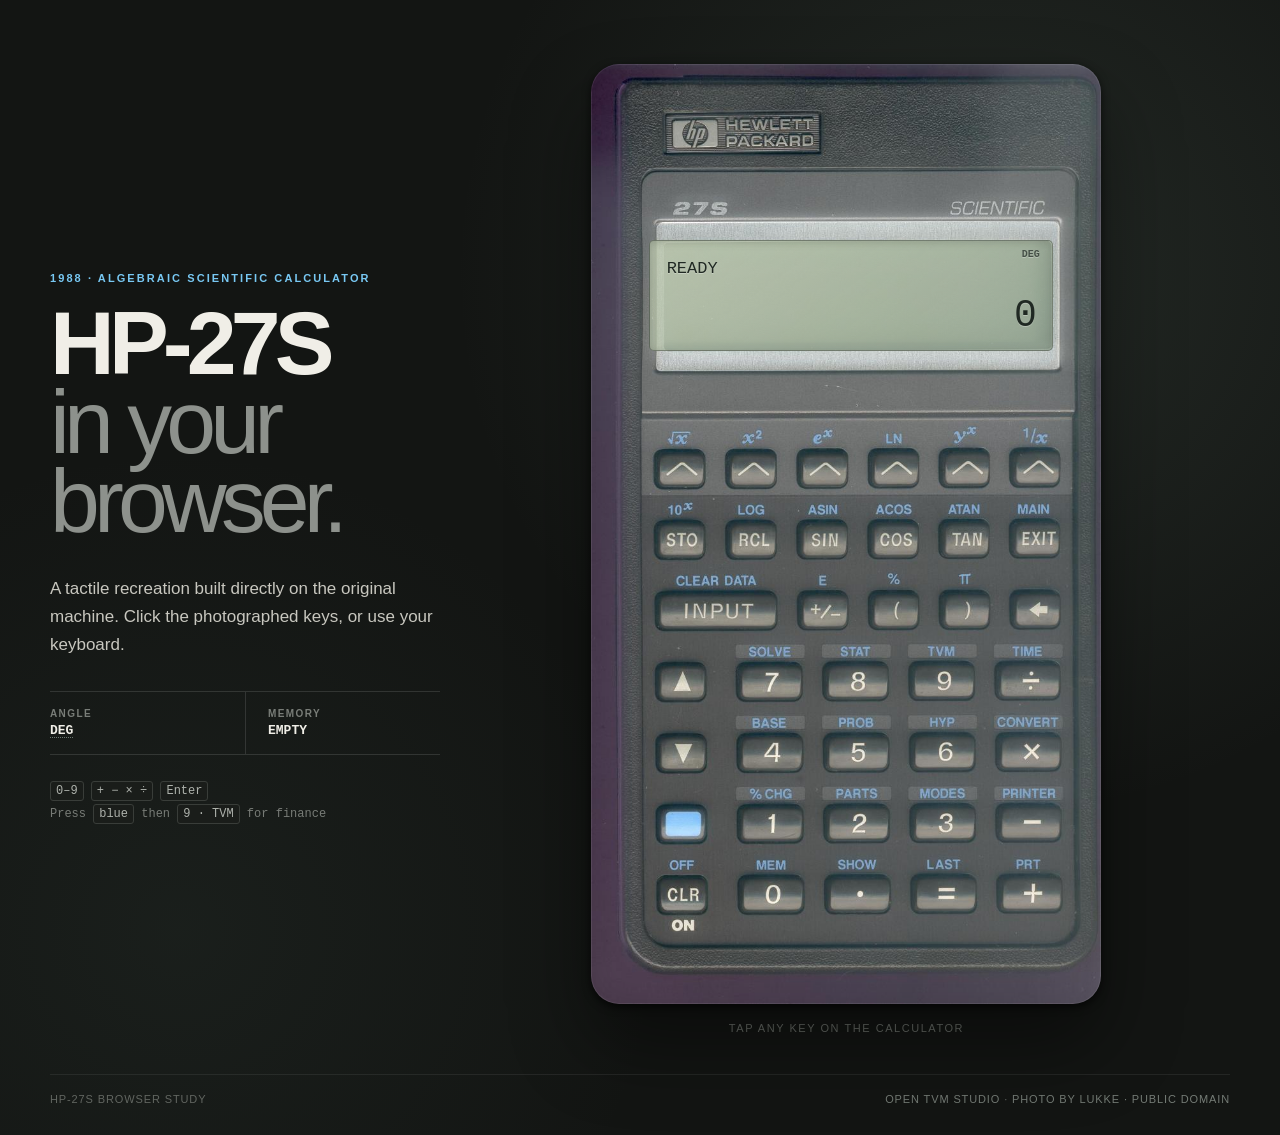
<file: public_html/index.html>
<!doctype html>
<html lang="en">
<head>
  <meta charset="utf-8">
  <meta name="viewport" content="width=device-width, initial-scale=1">
  <meta name="theme-color" content="#171816">
  <meta name="description" content="A browser-based HP-27S scientific calculator emulator.">
  <title>HP-27S Calculator</title>
  <link rel="icon" type="image/jpeg" href="assets/hp-27s.jpg">
  <link rel="stylesheet" href="assets/styles.css">
  <script src="assets/app.js" defer></script>
  <script src="assets/alpine.min.js" defer></script>
</head>
<body>
  <main class="page-shell" x-data="calculator" @keydown.window="handleKeyboard($event)">
    <section class="intro" aria-labelledby="page-title">
      <p class="eyebrow">1988 · algebraic scientific calculator</p>
      <h1 id="page-title">HP-27S<br><span>in your browser.</span></h1>
      <p class="lede">A tactile recreation built directly on the original machine. Click the photographed keys, or use your keyboard.</p>

      <div class="status-card" x-show="appMode === 'calculator'" aria-live="polite">
        <div>
          <span class="status-label">Angle</span>
          <button class="mode-switch" type="button" @click="toggleAngle()" x-text="angleMode" aria-label="Toggle angle mode"></button>
        </div>
        <div>
          <span class="status-label">Memory</span>
          <strong x-text="memory === null ? 'EMPTY' : format(memory)"></strong>
        </div>
      </div>

      <div class="tvm-card" x-show="appMode !== 'calculator'" x-cloak aria-live="polite">
        <div class="tvm-card-head">
          <span>TVM registers</span>
          <strong x-text="`${tvm.paymentsPerYear} P/YR · ${tvm.timing} MODE`"></strong>
        </div>
        <div class="tvm-registers">
          <template x-for="field in ['n', 'rate', 'pv', 'pmt', 'fv']" :key="field">
            <div>
              <span x-text="tvmLabel(field)"></span>
              <strong x-text="tvm[field] === null ? '—' : formatTvm(tvm[field])"></strong>
            </div>
          </template>
        </div>
      </div>

      <div class="quick-guide">
        <template x-if="appMode === 'calculator'">
          <div>
            <p><kbd>0–9</kbd> <kbd>+ − × ÷</kbd> <kbd>Enter</kbd></p>
            <p>Press <kbd>blue</kbd> then <kbd>9 · TVM</kbd> for finance</p>
          </div>
        </template>
        <template x-if="appMode !== 'calculator'">
          <div>
            <p>Enter a value, then press its display key to store it.</p>
            <p>Press an unknown register’s key to solve.</p>
            <p>Cash received is positive · cash paid is negative.</p>
          </div>
        </template>
      </div>
    </section>

    <section class="calculator-wrap" aria-label="HP-27S calculator emulator">
      <div class="calculator" :class="{ 'is-off': !powered, 'shift-on': shift }">
        <img src="assets/hp-27s.jpg" width="800" height="1474" alt="Front of a Hewlett-Packard HP-27S scientific calculator" draggable="false">

        <div class="lcd" :class="{ 'has-menu': appMode !== 'calculator' }" aria-live="polite" aria-atomic="true">
          <div class="lcd-meta">
            <span x-text="shift ? 'f' : ''"></span>
            <span x-text="memory !== null ? 'M' : ''"></span>
            <span x-text="angleMode"></span>
          </div>
          <div class="lcd-expression" x-text="powered ? expressionLine : ''"></div>
          <div class="lcd-value" x-text="powered ? display : ''"></div>
          <div class="lcd-menu" x-show="powered && appMode !== 'calculator'" x-cloak>
            <template x-for="(label, index) in tvmMenuLabels()" :key="index">
              <span x-text="label"></span>
            </template>
          </div>
        </div>

        <div class="keys" aria-label="Calculator keypad">
          <button class="key soft c1 r1" type="button" @click="appMode === 'calculator' ? applyFunction('sqrt') : tvmSoftKey(0)" aria-label="Display key 1"></button>
          <button class="key soft c2 r1" type="button" @click="appMode === 'calculator' ? applyFunction('square') : tvmSoftKey(1)" aria-label="Display key 2"></button>
          <button class="key soft c3 r1" type="button" @click="appMode === 'calculator' ? applyFunction('exp') : tvmSoftKey(2)" aria-label="Display key 3"></button>
          <button class="key soft c4 r1" type="button" @click="appMode === 'calculator' ? applyFunction('ln') : tvmSoftKey(3)" aria-label="Display key 4"></button>
          <button class="key soft c5 r1" type="button" @click="appMode === 'calculator' ? operator('^') : tvmSoftKey(4)" aria-label="Display key 5"></button>
          <button class="key soft c6 r1" type="button" @click="appMode === 'calculator' ? applyFunction('reciprocal') : tvmSoftKey(5)" aria-label="Display key 6"></button>

          <button class="key soft c1 r2" type="button" @click="storageKey('store')" :aria-label="shift ? 'Ten to the power x' : 'Store in memory'"></button>
          <button class="key soft c2 r2" type="button" @click="storageKey('recall')" :aria-label="shift ? 'Common logarithm' : 'Recall memory'"></button>
          <button class="key soft c3 r2" type="button" @click="trig('sin')" :aria-label="shift ? 'Inverse sine' : 'Sine'"></button>
          <button class="key soft c4 r2" type="button" @click="trig('cos')" :aria-label="shift ? 'Inverse cosine' : 'Cosine'"></button>
          <button class="key soft c5 r2" type="button" @click="trig('tan')" :aria-label="shift ? 'Inverse tangent' : 'Tangent'"></button>
          <button class="key soft c6 r2" type="button" @click="exitKey()" aria-label="Exit menu"></button>

          <button class="key input r3" type="button" @click="inputKey()" aria-label="Input or clear data"></button>
          <button class="key small c3 r3" type="button" @click="toggleSign()" aria-label="Change sign"></button>
          <button class="key small c4 r3" type="button" @click="parenthesis('(')" aria-label="Open parenthesis"></button>
          <button class="key small c5 r3" type="button" @click="parenthesis(')')" aria-label="Close parenthesis"></button>
          <button class="key small c6 r3" type="button" @click="backspace()" aria-label="Backspace"></button>

          <button class="key nav c1 r4" type="button" @click="browseHistory(-1)" aria-label="Previous calculation"></button>
          <button class="key number c2 r4" type="button" @click="digit('7')" aria-label="7"></button>
          <button class="key number c3 r4" type="button" @click="digit('8')" aria-label="8"></button>
          <button class="key number c4 r4" type="button" @click="digit('9')" aria-label="9"></button>
          <button class="key number c5 r4" type="button" @click="operator('/')" aria-label="Divide"></button>

          <button class="key nav c1 r5" type="button" @click="browseHistory(1)" aria-label="Next calculation"></button>
          <button class="key number c2 r5" type="button" @click="digit('4')" aria-label="4"></button>
          <button class="key number c3 r5" type="button" @click="digit('5')" aria-label="5"></button>
          <button class="key number c4 r5" type="button" @click="digit('6')" aria-label="6"></button>
          <button class="key number c5 r5" type="button" @click="operator('*')" aria-label="Multiply"></button>

          <button class="key shift c1 r6" type="button" @click="toggleShift()" aria-label="Blue shift"></button>
          <button class="key number c2 r6" type="button" @click="digit('1')" aria-label="1"></button>
          <button class="key number c3 r6" type="button" @click="digit('2')" aria-label="2"></button>
          <button class="key number c4 r6" type="button" @click="digit('3')" aria-label="3"></button>
          <button class="key number c5 r6" type="button" @click="operator('-')" aria-label="Subtract"></button>

          <button class="key number c1 r7" type="button" @click="clearOrPower()" aria-label="Clear or power on"></button>
          <button class="key number c2 r7" type="button" @click="digit('0')" aria-label="0"></button>
          <button class="key number c3 r7" type="button" @click="decimal()" aria-label="Decimal point"></button>
          <button class="key number c4 r7" type="button" @click="equals()" aria-label="Equals"></button>
          <button class="key number c5 r7" type="button" @click="operator('+')" aria-label="Add"></button>

          <button class="key secondary percent" type="button" @click="percent()" aria-label="Percent"></button>
          <button class="key secondary pi" type="button" @click="constantPi()" aria-label="Pi"></button>
        </div>
      </div>
      <p class="tap-hint">Tap any key on the calculator</p>
    </section>
  </main>

  <footer>
    <span>HP-27S browser study</span>
    <span><a href="tvm.html">Open TVM Studio</a> · <a href="https://commons.wikimedia.org/wiki/File:Hp-27s.jpg" target="_blank" rel="noreferrer">Photo by Lukke · Public domain</a></span>
  </footer>
</body>
</html>
</file>
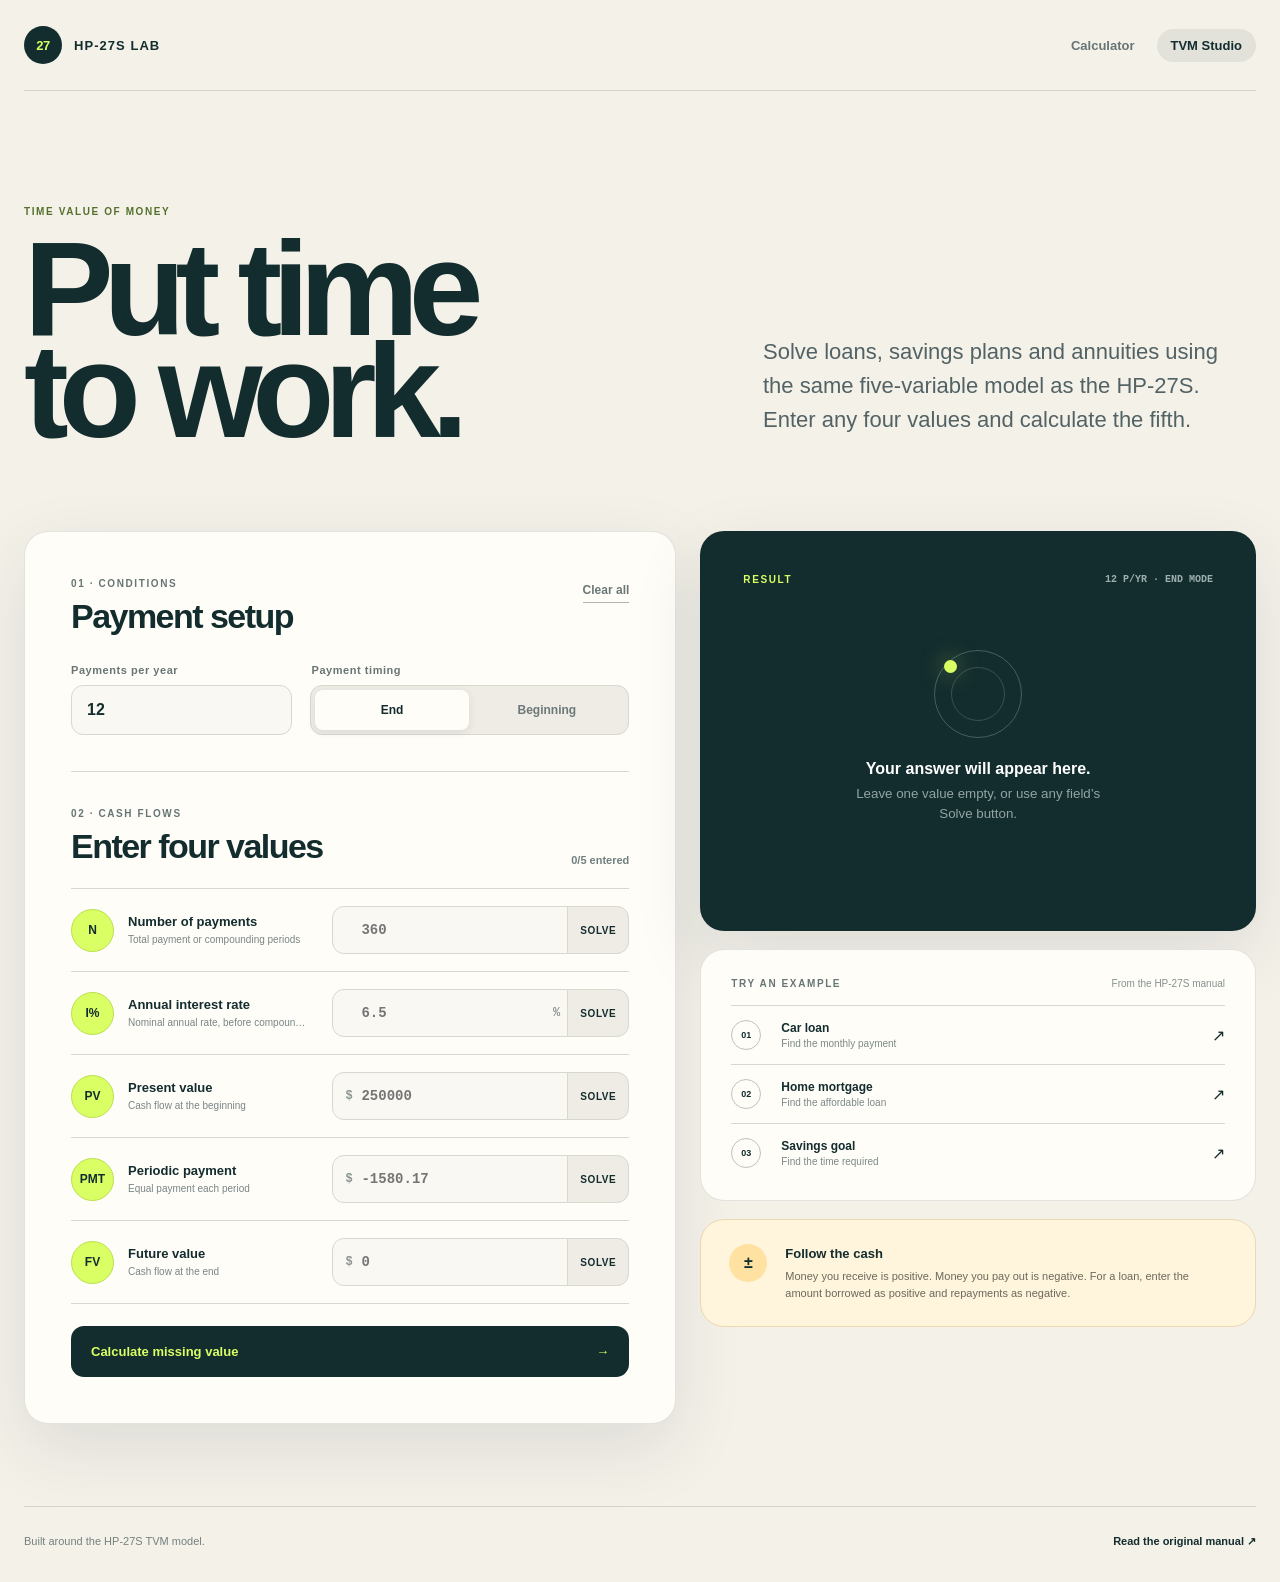
<file: public_html/tvm.html>
<!doctype html>
<html lang="en">
<head>
  <meta charset="utf-8">
  <meta name="viewport" content="width=device-width, initial-scale=1">
  <meta name="theme-color" content="#132c2e">
  <meta name="description" content="A modern time value of money calculator inspired by the HP-27S.">
  <title>TVM Studio · HP-27S</title>
  <link rel="icon" type="image/jpeg" href="assets/hp-27s.jpg">
  <link rel="stylesheet" href="assets/tvm.css">
  <script src="assets/tvm.js" defer></script>
  <script src="assets/alpine.min.js" defer></script>
</head>
<body>
  <main x-data="tvmCalculator" x-cloak>
    <header class="site-header">
      <a class="brand" href="index.html" aria-label="Return to HP-27S calculator">
        <span class="brand-mark">27</span>
        <span>HP-27S Lab</span>
      </a>
      <nav aria-label="Calculator pages">
        <a href="index.html">Calculator</a>
        <a class="active" href="tvm.html" aria-current="page">TVM Studio</a>
      </nav>
    </header>

    <section class="hero">
      <div>
        <p class="eyebrow">Time value of money</p>
        <h1>Put time<br>to work.</h1>
      </div>
      <p class="hero-copy">Solve loans, savings plans and annuities using the same five-variable model as the HP-27S. Enter any four values and calculate the fifth.</p>
    </section>

    <section class="workspace">
      <form class="calculator-card" @submit.prevent="calculateMissing()" novalidate>
        <div class="card-heading">
          <div>
            <p class="step">01 · Conditions</p>
            <h2>Payment setup</h2>
          </div>
          <button class="text-button" type="button" @click="reset()">Clear all</button>
        </div>

        <div class="conditions-grid">
          <label class="control">
            <span>Payments per year</span>
            <input type="number" min="1" max="999" step="1" inputmode="numeric" x-model.number="paymentsPerYear" @input="markChanged()">
          </label>

          <fieldset class="timing-control">
            <legend>Payment timing</legend>
            <div class="segment">
              <button type="button" :class="{ active: timing === 'END' }" @click="timing = 'END'; markChanged()">End</button>
              <button type="button" :class="{ active: timing === 'BEG' }" @click="timing = 'BEG'; markChanged()">Beginning</button>
            </div>
          </fieldset>
        </div>

        <div class="section-divider"></div>

        <div class="card-heading variables-heading">
          <div>
            <p class="step">02 · Cash flows</p>
            <h2>Enter four values</h2>
          </div>
          <span class="completion" x-text="`${completedCount}/5 entered`"></span>
        </div>

        <div class="variable-list">
          <template x-for="field in fieldDefinitions" :key="field.key">
            <div class="variable-row" :class="{ 'solve-target': values[field.key] === '' }">
              <label :for="`tvm-${field.key}`">
                <span class="variable-symbol" x-text="field.label"></span>
                <span class="variable-copy">
                  <strong x-text="field.name"></strong>
                  <small x-text="field.help"></small>
                </span>
              </label>
              <div class="field-action">
                <span class="field-prefix" x-show="field.prefix" x-text="field.prefix"></span>
                <input
                  :id="`tvm-${field.key}`"
                  type="number"
                  inputmode="decimal"
                  step="any"
                  :placeholder="field.placeholder"
                  x-model="values[field.key]"
                  @input="markChanged()"
                  :aria-label="field.name">
                <span class="field-suffix" x-show="field.suffix" x-text="field.suffix"></span>
                <button class="solve-button" type="button" @click="solve(field.key)" :aria-label="`Solve ${field.name}`">Solve</button>
              </div>
            </div>
          </template>
        </div>

        <div class="message" :class="messageType" x-show="message" x-transition.opacity>
          <span aria-hidden="true" x-text="messageType === 'error' ? '!' : '✓'"></span>
          <p x-text="message"></p>
        </div>

        <button class="primary-button" type="submit">
          <span>Calculate missing value</span>
          <span aria-hidden="true">→</span>
        </button>
      </form>

      <aside class="results-column">
        <section class="result-card" :class="{ populated: result }" aria-live="polite">
          <div class="result-topline">
            <p class="step">Result</p>
            <span x-text="`${paymentsPerYear} P/YR · ${timing} MODE`"></span>
          </div>

          <template x-if="result">
            <div>
              <p class="result-label" x-text="result.label"></p>
              <p class="result-value" x-text="formatResult(result.key, result.value)"></p>
              <p class="result-note" x-text="result.description"></p>
            </div>
          </template>

          <template x-if="!result">
            <div class="empty-result">
              <div class="orbit" aria-hidden="true"><span></span></div>
              <p>Your answer will appear here.</p>
              <small>Leave one value empty, or use any field’s Solve button.</small>
            </div>
          </template>

          <div class="cashflow" x-show="result">
            <div class="cashflow-line"></div>
            <div class="cashflow-point start">
              <span>Now</span>
              <strong x-text="displayCashFlow('pv')"></strong>
            </div>
            <div class="cashflow-point middle">
              <span>Each period</span>
              <strong x-text="displayCashFlow('pmt')"></strong>
            </div>
            <div class="cashflow-point end">
              <span>Finish</span>
              <strong x-text="displayCashFlow('fv')"></strong>
            </div>
          </div>
        </section>

        <section class="guide-card">
          <div class="guide-heading">
            <p class="step">Try an example</p>
            <span>From the HP-27S manual</span>
          </div>
          <div class="examples">
            <button type="button" @click="loadExample('car')">
              <span class="example-icon">01</span>
              <span><strong>Car loan</strong><small>Find the monthly payment</small></span>
              <span aria-hidden="true">↗</span>
            </button>
            <button type="button" @click="loadExample('mortgage')">
              <span class="example-icon">02</span>
              <span><strong>Home mortgage</strong><small>Find the affordable loan</small></span>
              <span aria-hidden="true">↗</span>
            </button>
            <button type="button" @click="loadExample('savings')">
              <span class="example-icon">03</span>
              <span><strong>Savings goal</strong><small>Find the time required</small></span>
              <span aria-hidden="true">↗</span>
            </button>
          </div>
        </section>

        <section class="sign-card">
          <span class="sign-icon">±</span>
          <div>
            <h3>Follow the cash</h3>
            <p>Money you receive is positive. Money you pay out is negative. For a loan, enter the amount borrowed as positive and repayments as negative.</p>
          </div>
        </section>
      </aside>
    </section>

    <footer>
      <p>Built around the HP-27S TVM model.</p>
      <a href="https://literature.hpcalc.org/community/hp27s-om-en.pdf" target="_blank" rel="noreferrer">Read the original manual ↗</a>
    </footer>
  </main>
</body>
</html>
</file>
<file: public_html/assets/styles.css>
:root {
  color-scheme: dark;
  --ink: #f0eee7;
  --muted: #aaa99f;
  --blue: #78c8f3;
  --panel: #1e211f;
  --line: rgba(255, 255, 255, .12);
}

* { box-sizing: border-box; }

[x-cloak] { display: none !important; }

html { min-height: 100%; background: #131513; }

body {
  min-height: 100vh;
  margin: 0;
  color: var(--ink);
  font-family: Arial, Helvetica, sans-serif;
  background:
    radial-gradient(circle at 78% 24%, rgba(117, 142, 126, .17), transparent 34rem),
    radial-gradient(circle at 14% 82%, rgba(77, 101, 90, .12), transparent 30rem),
    #131513;
}

button, a { -webkit-tap-highlight-color: transparent; }

.page-shell {
  width: min(1180px, calc(100% - 40px));
  min-height: calc(100vh - 72px);
  margin: 0 auto;
  display: grid;
  grid-template-columns: minmax(280px, .8fr) minmax(400px, 560px);
  gap: clamp(44px, 8vw, 120px);
  align-items: center;
  padding: 64px 0 40px;
}

.intro { align-self: center; max-width: 470px; }

.eyebrow {
  margin: 0 0 20px;
  color: var(--blue);
  font-size: 11px;
  font-weight: 700;
  letter-spacing: .19em;
  text-transform: uppercase;
}

h1 {
  margin: 0;
  font-size: clamp(52px, 7vw, 92px);
  line-height: .88;
  letter-spacing: -.065em;
}

h1 span { color: #8d918c; font-weight: 400; }

.lede {
  max-width: 420px;
  margin: 34px 0 32px;
  color: #c8c7bf;
  font-size: 17px;
  line-height: 1.65;
}

.status-card {
  display: grid;
  grid-template-columns: 1fr 1fr;
  max-width: 390px;
  border-top: 1px solid var(--line);
  border-bottom: 1px solid var(--line);
}

.status-card > div { padding: 16px 0; display: flex; flex-direction: column; gap: 5px; }
.status-card > div + div { padding-left: 22px; border-left: 1px solid var(--line); }
.status-label { color: #797d78; font-size: 10px; font-weight: 700; letter-spacing: .14em; text-transform: uppercase; }
.status-card strong, .mode-switch { color: var(--ink); font: 700 13px/1 monospace; }
.mode-switch { width: max-content; padding: 0; border: 0; border-bottom: 1px dotted #6b7770; background: none; cursor: pointer; }

.tvm-card { max-width: 430px; border-top: 1px solid var(--line); border-bottom: 1px solid var(--line); }
.tvm-card-head { display: flex; justify-content: space-between; gap: 16px; padding: 13px 0 11px; color: #7f837e; font-size: 10px; font-weight: 700; letter-spacing: .12em; text-transform: uppercase; }
.tvm-card-head strong { color: var(--blue); font-family: monospace; }
.tvm-registers { display: grid; grid-template-columns: repeat(5, 1fr); border-top: 1px solid var(--line); }
.tvm-registers > div { min-width: 0; padding: 12px 8px 14px 0; }
.tvm-registers span { display: block; margin-bottom: 6px; color: #6f746f; font: 700 10px/1 monospace; }
.tvm-registers strong { display: block; overflow: hidden; color: #d7d9d3; font: 700 11px/1.2 monospace; text-overflow: ellipsis; }

.quick-guide { margin-top: 25px; color: #777b76; font: 12px/1.9 monospace; }
.quick-guide p { margin: 0; }
kbd { padding: 2px 5px; color: #aeb2ac; border: 1px solid #393d39; border-radius: 3px; background: #1a1d1a; }

.calculator-wrap { width: 100%; max-width: 510px; justify-self: center; }
.calculator {
  position: relative;
  width: 100%;
  overflow: hidden;
  border-radius: 5.5% / 3%;
  box-shadow: 0 40px 80px rgba(0, 0, 0, .43), 0 3px 9px rgba(0, 0, 0, .65);
  isolation: isolate;
  user-select: none;
}
.calculator::after {
  content: "";
  position: absolute;
  inset: 0;
  z-index: 5;
  pointer-events: none;
  border-radius: inherit;
  box-shadow: inset 0 0 0 1px rgba(255,255,255,.08), inset 0 0 35px rgba(0,0,0,.13);
}
.calculator img { display: block; width: 100%; height: auto; }

.lcd {
  position: absolute;
  z-index: 2;
  left: 11.25%;
  top: 18.7%;
  width: 79.2%;
  height: 11.8%;
  padding: 3.6% 3.3% 2.1%;
  overflow: hidden;
  color: #202923;
  background: linear-gradient(145deg, rgba(194, 206, 180, .78), rgba(156, 172, 151, .7));
  border: 1px solid rgba(31, 39, 31, .45);
  border-radius: 5px;
  box-shadow: inset 0 1px 9px rgba(42, 50, 38, .24), 0 0 12px rgba(182, 197, 170, .1);
  font-family: "Courier New", Courier, monospace;
  text-shadow: 0 1px rgba(255,255,255,.28);
}

.lcd-meta { position: absolute; top: 8%; left: 3%; right: 3%; display: flex; gap: 9px; color: #455047; font-size: clamp(7px, 1.2vw, 10px); font-weight: 700; }
.lcd-meta span:last-child { margin-left: auto; }
.lcd-expression { height: 44%; overflow: hidden; white-space: nowrap; text-overflow: ellipsis; font-size: clamp(10px, 1.9vw, 17px); line-height: 1.2; }
.lcd-value { overflow: hidden; white-space: nowrap; text-align: right; font-size: clamp(20px, 4.6vw, 38px); line-height: 1.15; letter-spacing: -.05em; }
.lcd.has-menu { padding-bottom: 4.3%; }
.lcd.has-menu .lcd-expression { height: 35%; font-size: clamp(8px, 1.5vw, 13px); }
.lcd.has-menu .lcd-value { font-size: clamp(15px, 3.5vw, 29px); line-height: 1; }
.lcd-menu { position: absolute; right: 2.2%; bottom: 4%; left: 2.2%; display: grid; grid-template-columns: repeat(6, 1fr); gap: 1.2%; }
.lcd-menu span { min-width: 0; padding: 2.5% 0 2%; overflow: hidden; color: #1d261f; border: 1px solid rgba(32, 42, 34, .48); background: rgba(187, 199, 175, .36); font-size: clamp(6px, 1.15vw, 10px); font-weight: 700; line-height: 1; text-align: center; text-overflow: clip; }
.is-off .lcd { background: rgba(164, 177, 153, .2); }

.key { position: absolute; z-index: 4; border: 0; border-radius: 10px; background: transparent; cursor: pointer; }
.key::after { content: ""; position: absolute; inset: 2px; border-radius: inherit; border: 1px solid transparent; transition: background .11s ease, border-color .11s ease, transform .08s ease; }
.key:hover::after, .key:focus-visible::after { border-color: rgba(129, 210, 250, .85); background: rgba(120, 200, 243, .1); outline: none; }
.key:focus-visible { outline: none; }
.key:active::after { transform: translateY(2px) scale(.96); background: rgba(120, 200, 243, .22); }
.shift-on .key.shift::after { border-color: rgba(129, 210, 250, .9); background: rgba(120, 200, 243, .3); box-shadow: 0 0 18px rgba(76, 184, 239, .55); }

.soft { width: 10.7%; height: 4.8%; }
.small { width: 10.9%; height: 4.8%; }
.number, .nav, .shift { height: 4.9%; }
.number { width: 13.8%; }
.nav, .shift { width: 10.8%; }
.input { left: 12.2%; width: 24.9%; height: 4.8%; }

.c1 { left: 12.1%; }
.c2 { left: 26.1%; }
.c3 { left: 40.4%; }
.c4 { left: 54.5%; }
.c5 { left: 68.3%; }
.c6 { left: 82.5%; }
.number.c2 { left: 26.1%; }
.number.c3 { left: 45.3%; }
.number.c4 { left: 62.1%; }
.number.c5 { left: 79.1%; }
.number.c1 { left: 12.2%; width: 10.8%; }
.nav.c1, .shift.c1 { left: 12.2%; }

.r1 { top: 41.05%; }
.r2 { top: 48.55%; }
.r3 { top: 56.0%; }
.r4 { top: 63.75%; }
.r5 { top: 71.4%; }
.r6 { top: 79.0%; }
.r7 { top: 86.65%; }

.secondary { width: 10.9%; height: 2.4%; border-radius: 3px; }
.secondary.percent { left: 54.5%; top: 53.1%; }
.secondary.pi { left: 68.3%; top: 53.1%; }

.tap-hint { margin: 18px 0 0; color: #686c67; font-size: 11px; letter-spacing: .14em; text-align: center; text-transform: uppercase; }

footer {
  width: min(1180px, calc(100% - 40px));
  margin: 0 auto;
  padding: 18px 0 30px;
  display: flex;
  justify-content: space-between;
  gap: 24px;
  color: #626661;
  border-top: 1px solid rgba(255,255,255,.07);
  font-size: 11px;
  letter-spacing: .08em;
  text-transform: uppercase;
}
footer a { color: #747b75; text-decoration: none; }
footer a:hover { color: var(--blue); }

@media (max-width: 820px) {
  .page-shell { grid-template-columns: 1fr; gap: 44px; padding-top: 40px; }
  .intro { max-width: 560px; }
  h1 { font-size: clamp(54px, 16vw, 86px); }
  .lede { margin-top: 26px; }
  .calculator-wrap { max-width: 500px; }
}

@media (max-width: 480px) {
  .page-shell { width: min(100% - 22px, 1180px); padding-top: 28px; }
  .intro { padding: 0 8px; }
  .quick-guide { display: none; }
  .calculator-wrap { width: calc(100% + 8px); margin-left: -4px; }
  footer { width: calc(100% - 30px); flex-direction: column; gap: 8px; }
}

@media (prefers-reduced-motion: reduce) {
  *, *::before, *::after { scroll-behavior: auto !important; transition: none !important; }
}
</file>
<file: public_html/assets/tvm.css>
:root {
  color-scheme: light;
  --ink: #132c2e;
  --ink-soft: #536365;
  --paper: #f4f1e9;
  --card: #fffdf8;
  --line: #d8d8cf;
  --acid: #d9ff64;
  --acid-deep: #bbdf4d;
  --coral: #ff765f;
  --shadow: 0 24px 70px rgba(19, 44, 46, .1);
}

* { box-sizing: border-box; }
[x-cloak] { display: none !important; }
html { min-height: 100%; background: var(--paper); }
body { min-width: 320px; min-height: 100vh; margin: 0; color: var(--ink); background: var(--paper); font-family: Inter, ui-sans-serif, -apple-system, BlinkMacSystemFont, "Segoe UI", sans-serif; }
button, input { font: inherit; }
button, a { -webkit-tap-highlight-color: transparent; }

.site-header {
  width: min(1240px, calc(100% - 48px));
  margin: 0 auto;
  padding: 26px 0;
  display: flex;
  align-items: center;
  justify-content: space-between;
  border-bottom: 1px solid rgba(19, 44, 46, .14);
}
.brand { display: flex; align-items: center; gap: 12px; color: var(--ink); font-size: 13px; font-weight: 800; letter-spacing: .08em; text-decoration: none; text-transform: uppercase; }
.brand-mark { width: 38px; height: 38px; display: grid; place-items: center; color: var(--acid); border-radius: 50%; background: var(--ink); font-size: 13px; letter-spacing: -.04em; }
nav { display: flex; align-items: center; gap: 8px; }
nav a { padding: 9px 14px; color: #687576; border-radius: 99px; font-size: 13px; font-weight: 650; text-decoration: none; }
nav a:hover, nav a.active { color: var(--ink); background: rgba(19, 44, 46, .08); }

.hero {
  width: min(1240px, calc(100% - 48px));
  margin: 0 auto;
  padding: clamp(62px, 9vw, 118px) 0 clamp(48px, 7vw, 90px);
  display: grid;
  grid-template-columns: 1.15fr .85fr;
  gap: 72px;
  align-items: end;
}
.eyebrow, .step { margin: 0; color: #667576; font-size: 10px; font-weight: 800; letter-spacing: .16em; text-transform: uppercase; }
.eyebrow { margin-bottom: 20px; color: #55712d; }
h1 { margin: 0; font-size: clamp(66px, 10.5vw, 142px); line-height: .76; letter-spacing: -.075em; }
.hero-copy { max-width: 490px; margin: 0 0 4px; color: var(--ink-soft); font-size: clamp(17px, 2vw, 22px); line-height: 1.55; }

.workspace {
  width: min(1240px, calc(100% - 48px));
  margin: 0 auto;
  display: grid;
  grid-template-columns: minmax(0, 1.08fr) minmax(360px, .92fr);
  gap: 24px;
  align-items: start;
}
.calculator-card, .result-card, .guide-card, .sign-card { border: 1px solid rgba(19, 44, 46, .12); border-radius: 24px; background: var(--card); box-shadow: var(--shadow); }
.calculator-card { padding: clamp(26px, 4vw, 46px); }
.card-heading { display: flex; align-items: flex-start; justify-content: space-between; gap: 24px; }
.card-heading h2 { margin: 8px 0 0; font-size: clamp(24px, 3vw, 34px); letter-spacing: -.045em; }
.text-button { padding: 5px 0; color: #6a7778; border: 0; border-bottom: 1px solid #aeb5ae; background: transparent; font-size: 12px; font-weight: 700; cursor: pointer; }
.text-button:hover { color: var(--ink); border-color: var(--ink); }

.conditions-grid { margin-top: 28px; display: grid; grid-template-columns: 1fr 1.45fr; gap: 18px; }
.control > span, .timing-control legend { display: block; margin-bottom: 9px; color: #687576; font-size: 11px; font-weight: 750; letter-spacing: .05em; }
.control input { width: 100%; height: 50px; padding: 0 15px; color: var(--ink); border: 1px solid var(--line); border-radius: 12px; outline: none; background: #faf8f2; font-weight: 700; }
.control input:focus { border-color: var(--ink); box-shadow: 0 0 0 3px rgba(19,44,46,.08); }
.timing-control { min-width: 0; margin: 0; padding: 0; border: 0; }
.segment { height: 50px; padding: 4px; display: grid; grid-template-columns: 1fr 1fr; border: 1px solid var(--line); border-radius: 12px; background: #eeece5; }
.segment button { color: #6d7879; border: 0; border-radius: 8px; background: transparent; font-size: 12px; font-weight: 750; cursor: pointer; }
.segment button.active { color: var(--ink); background: var(--card); box-shadow: 0 2px 8px rgba(19,44,46,.09); }
.section-divider { height: 1px; margin: 36px 0; background: var(--line); }
.variables-heading { align-items: end; }
.completion { color: #708080; font-size: 11px; font-weight: 700; }

.variable-list { margin-top: 22px; border-top: 1px solid var(--line); }
.variable-row { padding: 17px 0; display: grid; grid-template-columns: minmax(220px, .8fr) minmax(250px, 1fr); gap: 24px; align-items: center; border-bottom: 1px solid var(--line); }
.variable-row > label { min-width: 0; display: flex; align-items: center; gap: 14px; }
.variable-symbol { flex: 0 0 43px; height: 43px; display: grid; place-items: center; color: var(--ink); border: 1px solid #bfc5bd; border-radius: 50%; font-size: 12px; font-weight: 850; transition: background .2s ease, border-color .2s ease; }
.solve-target .variable-symbol { border-color: var(--acid-deep); background: var(--acid); }
.variable-copy { min-width: 0; }
.variable-copy strong, .variable-copy small { display: block; }
.variable-copy strong { margin-bottom: 4px; font-size: 13px; }
.variable-copy small { overflow: hidden; color: #798586; font-size: 10px; line-height: 1.35; white-space: nowrap; text-overflow: ellipsis; }
.field-action { position: relative; display: grid; grid-template-columns: 1fr auto; align-items: center; }
.field-action input { width: 100%; height: 48px; padding: 0 70px 0 28px; color: var(--ink); border: 1px solid var(--line); border-radius: 12px 0 0 12px; outline: none; background: #faf8f2; font-family: ui-monospace, SFMono-Regular, Menlo, monospace; font-size: 14px; font-weight: 700; }
.field-action input:focus { z-index: 1; border-color: var(--ink); box-shadow: 0 0 0 3px rgba(19,44,46,.08); }
.field-prefix, .field-suffix { position: absolute; z-index: 2; color: #8a9491; font: 700 12px/1 monospace; pointer-events: none; }
.field-prefix { left: 13px; }
.field-suffix { right: 69px; }
.solve-button { align-self: stretch; min-width: 62px; margin-left: -1px; color: var(--ink); border: 1px solid var(--line); border-radius: 0 12px 12px 0; background: #eeece5; font-size: 10px; font-weight: 800; letter-spacing: .06em; text-transform: uppercase; cursor: pointer; }
.solve-button:hover { border-color: var(--ink); background: var(--acid); }

.message { margin-top: 22px; padding: 13px 15px; display: flex; gap: 10px; align-items: flex-start; border-radius: 11px; font-size: 12px; line-height: 1.45; }
.message span { flex: 0 0 20px; height: 20px; display: grid; place-items: center; border-radius: 50%; font-size: 10px; font-weight: 900; }
.message p { margin: 1px 0 0; }
.message.success { color: #315020; background: #edf8d7; }
.message.success span { background: var(--acid); }
.message.error { color: #7c3024; background: #fff0ec; }
.message.error span { color: white; background: var(--coral); }
.primary-button { width: 100%; margin-top: 22px; padding: 18px 20px; display: flex; justify-content: space-between; color: var(--acid); border: 0; border-radius: 13px; background: var(--ink); font-size: 13px; font-weight: 800; cursor: pointer; transition: transform .15s ease, box-shadow .15s ease; }
.primary-button:hover { transform: translateY(-2px); box-shadow: 0 12px 30px rgba(19,44,46,.22); }

.results-column { display: grid; gap: 18px; }
.result-card { min-height: 400px; padding: clamp(28px, 4vw, 42px); display: flex; flex-direction: column; color: white; background: var(--ink); }
.result-card.populated { background: linear-gradient(145deg, #17393b, #102829); }
.result-topline { display: flex; justify-content: space-between; gap: 20px; align-items: center; }
.result-topline .step { color: var(--acid); }
.result-topline > span { color: #9eb0ae; font: 700 10px/1 monospace; }
.result-label { margin: 58px 0 10px; color: #a8b7b5; font-size: 13px; font-weight: 700; }
.result-value { max-width: 100%; margin: 0; overflow-wrap: anywhere; color: var(--acid); font-size: clamp(40px, 6vw, 68px); font-weight: 800; letter-spacing: -.06em; line-height: .95; }
.result-note { max-width: 450px; margin: 22px 0 0; color: #c4cecc; font-size: 13px; line-height: 1.55; }
.empty-result { margin: auto; display: grid; justify-items: center; text-align: center; }
.empty-result p { margin: 22px 0 6px; font-size: 16px; font-weight: 750; }
.empty-result small { max-width: 280px; color: #93a5a3; line-height: 1.5; }
.orbit { width: 88px; height: 88px; position: relative; border: 1px solid #456062; border-radius: 50%; }
.orbit::before { content: ""; position: absolute; inset: 16px; border: 1px solid #385153; border-radius: 50%; }
.orbit span { width: 13px; height: 13px; position: absolute; top: 9px; left: 9px; border-radius: 50%; background: var(--acid); box-shadow: 0 0 22px rgba(217,255,100,.55); }

.cashflow { position: relative; min-height: 82px; margin-top: auto; padding-top: 40px; display: flex; justify-content: space-between; }
.cashflow-line { position: absolute; top: 49px; right: 8px; left: 8px; height: 1px; background: #486264; }
.cashflow-point { z-index: 1; display: flex; flex-direction: column; gap: 12px; align-items: flex-start; color: #91a4a2; font-size: 9px; font-weight: 700; letter-spacing: .08em; text-transform: uppercase; }
.cashflow-point::before { content: ""; width: 9px; height: 9px; border: 3px solid var(--ink); border-radius: 50%; background: var(--acid); }
.cashflow-point.middle { align-items: center; }
.cashflow-point.end { align-items: flex-end; }
.cashflow-point strong { color: white; font: 700 11px/1 monospace; letter-spacing: 0; text-transform: none; }

.guide-card { padding: 28px 30px 18px; box-shadow: none; }
.guide-heading { display: flex; align-items: center; justify-content: space-between; gap: 20px; }
.guide-heading > span { color: #85908e; font-size: 10px; }
.examples { margin-top: 16px; }
.examples button { width: 100%; padding: 14px 0; display: grid; grid-template-columns: 38px 1fr auto; gap: 12px; align-items: center; color: var(--ink); border: 0; border-top: 1px solid var(--line); background: transparent; text-align: left; cursor: pointer; }
.examples button:hover strong { color: #55712d; }
.example-icon { width: 30px; height: 30px; display: grid; place-items: center; border: 1px solid #bdc4bc; border-radius: 50%; font-size: 9px; font-weight: 800; }
.examples strong, .examples small { display: block; }
.examples strong { margin-bottom: 3px; font-size: 12px; }
.examples small { color: #7c8988; font-size: 10px; }

.sign-card { padding: 24px 28px; display: flex; gap: 18px; align-items: flex-start; border-color: #ead8b0; background: #fff5dc; box-shadow: none; }
.sign-icon { flex: 0 0 38px; height: 38px; display: grid; place-items: center; border-radius: 50%; background: #ffe1a2; font-weight: 800; }
.sign-card h3 { margin: 2px 0 7px; font-size: 13px; }
.sign-card p { margin: 0; color: #6d685d; font-size: 11px; line-height: 1.55; }

footer { width: min(1240px, calc(100% - 48px)); margin: 82px auto 0; padding: 28px 0 34px; display: flex; justify-content: space-between; gap: 24px; color: #74817f; border-top: 1px solid rgba(19,44,46,.14); font-size: 11px; }
footer p { margin: 0; }
footer a { color: var(--ink); font-weight: 700; text-decoration: none; }

@media (max-width: 940px) {
  .hero { grid-template-columns: 1fr; gap: 38px; }
  .hero-copy { max-width: 650px; }
  .workspace { grid-template-columns: 1fr; }
  .results-column { grid-template-columns: 1fr 1fr; }
  .result-card { grid-column: 1 / -1; }
}

@media (max-width: 640px) {
  .site-header, .hero, .workspace, footer { width: min(100% - 28px, 1240px); }
  .site-header { padding: 16px 0; }
  .brand > span:last-child { display: none; }
  nav a { padding: 8px 10px; font-size: 11px; }
  .hero { padding: 56px 0 44px; }
  h1 { font-size: clamp(62px, 23vw, 104px); }
  .hero-copy { font-size: 16px; }
  .calculator-card { padding: 26px 20px; border-radius: 18px; }
  .conditions-grid { grid-template-columns: 1fr; }
  .variable-row { grid-template-columns: 1fr; gap: 12px; }
  .variable-copy small { white-space: normal; }
  .results-column { grid-template-columns: 1fr; }
  .result-card { grid-column: auto; min-height: 380px; border-radius: 18px; }
  .guide-card, .sign-card { border-radius: 18px; }
  footer { margin-top: 52px; flex-direction: column; }
}

@media (prefers-reduced-motion: reduce) {
  *, *::before, *::after { scroll-behavior: auto !important; transition: none !important; }
}
</file>
